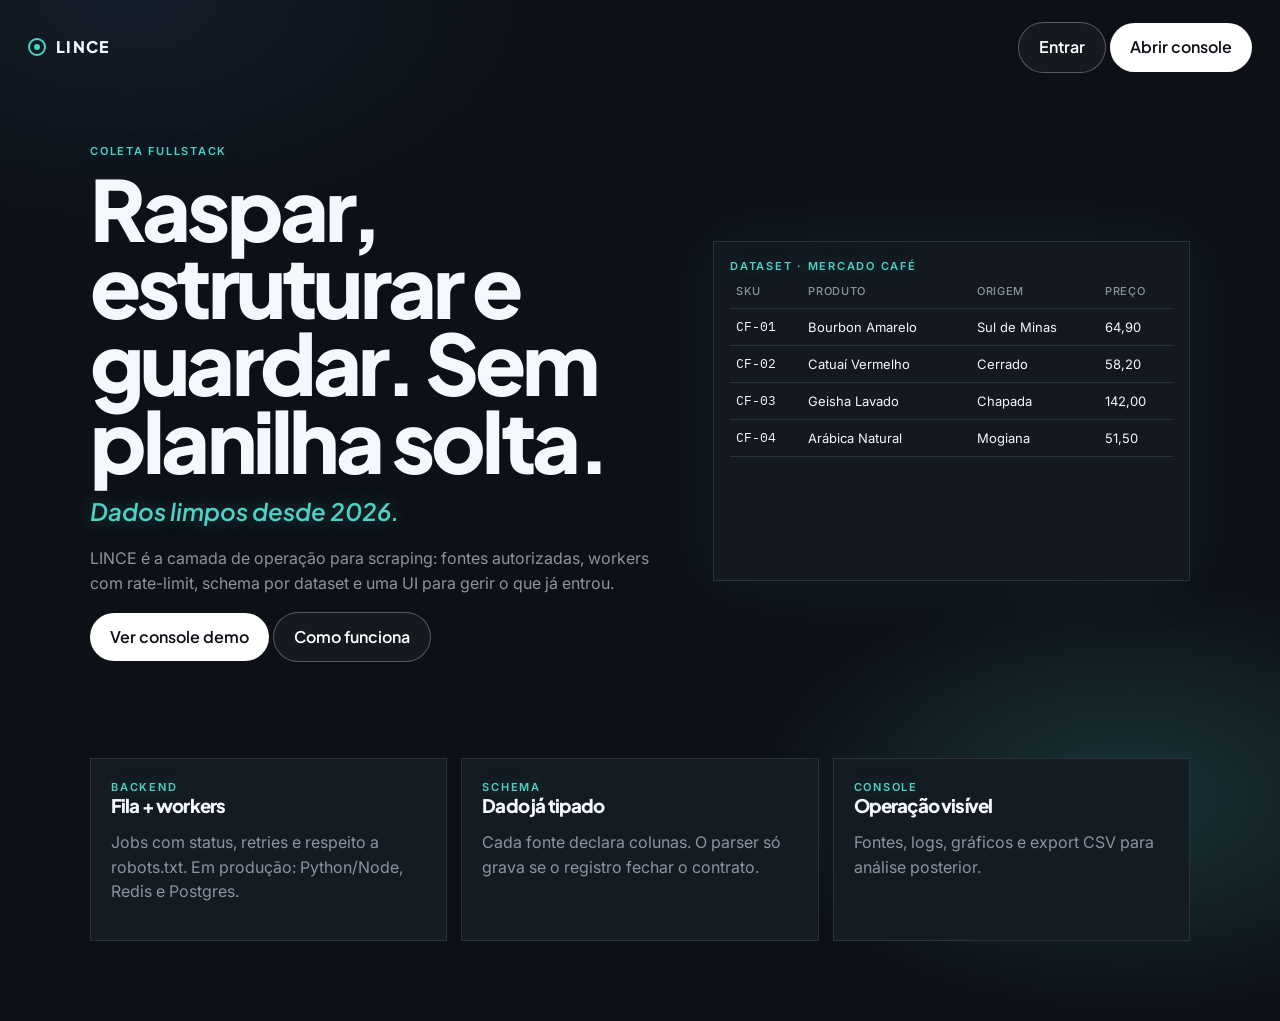
<file: index.html>
<!DOCTYPE html>
<html lang="pt-BR">
<head>
  <meta charset="UTF-8">
  <meta name="viewport" content="width=device-width, initial-scale=1.0">
  <title>LINCE — Coleta e análise de dados da web</title>
  <meta name="description" content="Plataforma fullstack para web scraping autorizado: filas, schema, armazenamento e console de operação.">
  <link rel="stylesheet" href="css/app.css">
</head>
<body class="landing">
  <header class="top">
    <a class="mark" href="index.html"><span class="eye"></span>LINCE</a>
    <div>
      <a class="btn btn-line" href="entrar.html">Entrar</a>
      <a class="btn btn-acid" href="entrar.html">Abrir console</a>
    </div>
  </header>

  <section class="hero">
    <div>
      <div class="kicker">Coleta fullstack</div>
      <h1>Raspar, estruturar e guardar. Sem planilha solta.</h1>
      <p class="lead">Dados limpos desde 2026.</p>
      <p class="muted">LINCE é a camada de operação para scraping: fontes autorizadas, workers com rate-limit, schema por dataset e uma UI para gerir o que já entrou.</p>
      <p>
        <a class="btn btn-acid" href="entrar.html">Ver console demo</a>
        <a class="btn btn-line" href="#como">Como funciona</a>
      </p>
    </div>
    <aside class="preview">
      <div class="kicker">dataset · mercado café</div>
      <table>
        <thead><tr><th>SKU</th><th>Produto</th><th>Origem</th><th>Preço</th></tr></thead>
        <tbody>
          <tr><td class="mono">CF-01</td><td>Bourbon Amarelo</td><td>Sul de Minas</td><td>64,90</td></tr>
          <tr><td class="mono">CF-02</td><td>Catuaí Vermelho</td><td>Cerrado</td><td>58,20</td></tr>
          <tr><td class="mono">CF-03</td><td>Geisha Lavado</td><td>Chapada</td><td>142,00</td></tr>
          <tr><td class="mono">CF-04</td><td>Arábica Natural</td><td>Mogiana</td><td>51,50</td></tr>
        </tbody>
      </table>
    </aside>
  </section>

  <section class="feats" id="como">
    <article class="feat">
      <div class="kicker">Backend</div>
      <h3>Fila + workers</h3>
      <p class="muted">Jobs com status, retries e respeito a robots.txt. Em produção: Python/Node, Redis e Postgres.</p>
    </article>
    <article class="feat">
      <div class="kicker">Schema</div>
      <h3>Dado já tipado</h3>
      <p class="muted">Cada fonte declara colunas. O parser só grava se o registro fechar o contrato.</p>
    </article>
    <article class="feat">
      <div class="kicker">Console</div>
      <h3>Operação visível</h3>
      <p class="muted">Fontes, logs, gráficos e export CSV para análise posterior.</p>
    </article>
  </section>
</body>
</html>
</file>
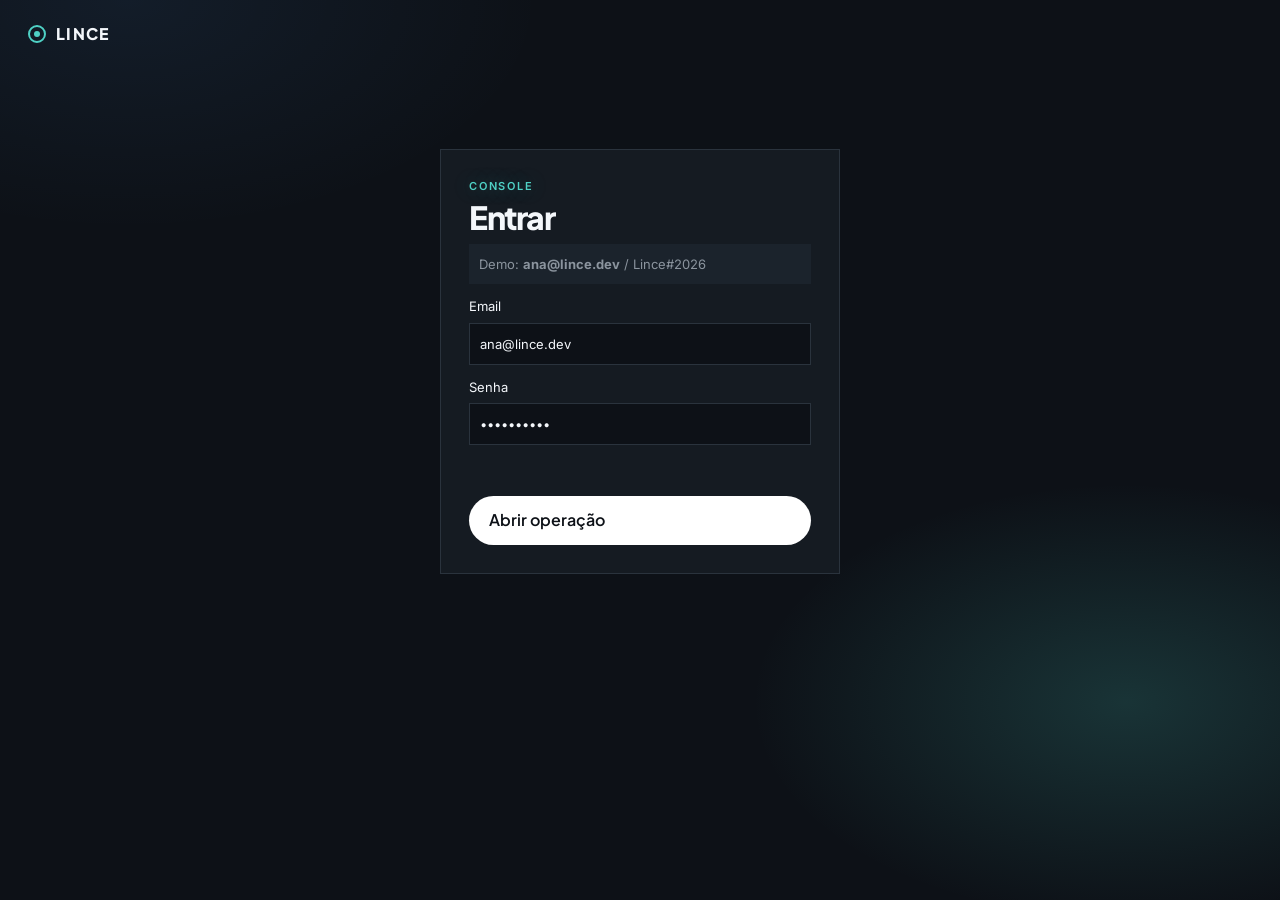
<file: entrar.html>
<!DOCTYPE html>
<html lang="pt-BR">
<head>
  <meta charset="UTF-8">
  <meta name="viewport" content="width=device-width, initial-scale=1.0">
  <title>Entrar — LINCE</title>
  <link rel="stylesheet" href="css/app.css">
</head>
<body class="landing">
  <header class="top">
    <a class="mark" href="index.html"><span class="eye"></span>LINCE</a>
  </header>
  <form class="login-card" id="login-form">
    <div class="kicker">Console</div>
    <h1 style="margin:8px 0 12px">Entrar</h1>
    <div class="hint">Demo: <strong>ana@lince.dev</strong> / Lince#2026</div>
    <label class="field">Email<input id="email" type="email" value="ana@lince.dev" required></label>
    <label class="field">Senha<input id="pass" type="password" value="Lince#2026" required></label>
    <p id="err" style="color:#e06a4a;min-height:1.2em"></p>
    <button class="btn btn-acid" type="submit" style="width:100%">Abrir operação</button>
  </form>
  <script src="js/core.js"></script>
  <script src="js/auth.js"></script>
</body>
</html>
</file>
<file: css/app.css>
@import url("https://fonts.googleapis.com/css2?family=IBM+Plex+Mono:wght@400;500&family=Inter:ital,wght@0,400;0,500;0,600;1,400&family=Plus+Jakarta+Sans:ital,wght@0,500;0,600;0,700;0,800;1,500;1,600&display=swap");

:root {
  --ink: #f4f7fb;
  --navy: #0d1117;
  --bg: #0d1117;
  --panel: #151b22;
  --soft: #1b232c;
  --line: #2a333d;
  --paper: #f4f7fb;
  --mute: #8b949e;
  --acid: #4fd1c5;
  --acid-soft: rgba(79, 209, 197, 0.14);
  --ok: #3dd6a5;
  --warn: #e0c36a;
  --bad: #f07167;
  --run: #58a6ff;
}

* { box-sizing: border-box; }
html, body { margin: 0; padding: 0; }
body {
  font-family: Inter, "Segoe UI", sans-serif;
  background: var(--bg);
  color: var(--ink);
  line-height: 1.55;
  font-weight: 400;
}
a { color: inherit; }
button, input, select, textarea { font: inherit; color: inherit; }
.mono { font-family: "IBM Plex Mono", ui-monospace, monospace; font-style: normal; }

h1, h2, h3, .hero h1, .head h2 {
  font-family: "Plus Jakarta Sans", Inter, sans-serif;
  font-weight: 800;
  font-style: normal;
  letter-spacing: -0.045em;
  line-height: 0.92;
}
.landing {
  min-height: 100vh;
  background:
    radial-gradient(720px 420px at 88% 78%, rgba(79, 209, 197, 0.18), transparent 52%),
    radial-gradient(900px 500px at 10% 0%, rgba(88, 166, 255, 0.08), transparent 46%),
    var(--bg);
}
.top {
  display: flex;
  justify-content: space-between;
  align-items: center;
  padding: 22px 28px;
}
.mark {
  display: flex;
  align-items: center;
  gap: 10px;
  text-decoration: none;
  font-family: "Plus Jakarta Sans", Inter, sans-serif;
  font-weight: 800;
  font-style: normal;
  letter-spacing: 0.08em;
}
.eye {
  width: 18px;
  height: 18px;
  border: 2px solid var(--acid);
  border-radius: 50%;
  position: relative;
}
.eye::after {
  content: "";
  width: 6px;
  height: 6px;
  background: var(--acid);
  border-radius: 50%;
  position: absolute;
  inset: 4px;
}
.hero {
  width: min(1100px, calc(100% - 40px));
  margin: 48px auto 80px;
  display: grid;
  grid-template-columns: 1.1fr 0.9fr;
  gap: 40px;
  align-items: center;
}
.hero h1 {
  font-size: clamp(46px, 7vw, 84px);
  margin: 10px 0 14px;
}
.lead {
  font-family: "Plus Jakarta Sans", Inter, sans-serif;
  font-style: italic;
  font-weight: 600;
  font-size: clamp(18px, 2.2vw, 24px);
  color: var(--acid);
  margin: 0 0 16px;
  text-shadow: 0 0 18px rgba(79, 209, 197, 0.35);
}
.kicker {
  font-family: Inter, sans-serif;
  font-style: normal;
  color: var(--acid);
  letter-spacing: 0.16em;
  text-transform: uppercase;
  font-size: 11px;
  font-weight: 600;
  text-shadow: 0 0 18px rgba(79, 209, 197, 0.35);
}
.muted { color: var(--mute); }
.btn {
  appearance: none;
  border: 0;
  cursor: pointer;
  padding: 12px 20px;
  font-family: "Plus Jakarta Sans", Inter, sans-serif;
  font-weight: 600;
  font-style: normal;
  border-radius: 999px;
  text-decoration: none;
  display: inline-flex;
  align-items: center;
  gap: 8px;
}
.btn-acid { background: #ffffff; color: #0d1117; }
.btn-line { background: rgba(255,255,255,0.04); border: 1px solid rgba(255,255,255,0.28); color: #ffffff; }
.btn-sm { padding: 7px 10px; font-size: 12px; }

.preview {
  background: rgba(21, 27, 34, 0.86);
  border: 1px solid var(--line);
  box-shadow: 0 0 60px rgba(79, 209, 197, 0.08);
  padding: 16px;
  min-height: 340px;
}
.preview table { width: 100%; border-collapse: collapse; font-size: 13px; }
.preview th, .preview td { text-align: left; padding: 8px 6px; border-bottom: 1px solid var(--line); }
.preview th { color: var(--mute); font-weight: 500; font-size: 11px; letter-spacing: 0.06em; text-transform: uppercase; }

.feats {
  width: min(1100px, calc(100% - 40px));
  margin: 0 auto 80px;
  display: grid;
  grid-template-columns: repeat(3, 1fr);
  gap: 14px;
}
.feat { background: var(--panel); border: 1px solid var(--line); padding: 20px; }
.feat h3 { margin: 0 0 8px; }

.login-card {
  width: min(400px, calc(100% - 32px));
  margin: 80px auto;
  background: var(--panel);
  border: 1px solid var(--line);
  padding: 28px;
}
.field { display: grid; gap: 6px; margin: 12px 0; font-size: 13px; }
input, select, textarea {
  width: 100%;
  background: #0d1117;
  border: 1px solid var(--line);
  padding: 10px;
}
.hint { background: var(--soft); padding: 10px; font-size: 13px; color: var(--mute); }

.shell { display: grid; grid-template-columns: 220px 1fr; min-height: 100vh; }
.side {
  background: #10151c;
  color: #f4f7fb;
  border-right: 1px solid var(--line);
  padding: 20px 12px;
}
.side .mark { color: #ffffff; }
.side .eye { border-color: var(--acid); box-shadow: 0 0 12px rgba(79, 209, 197, 0.35); }
.side .eye::after { background: var(--acid); }
.side button.link, .side a.link {
  display: block;
  width: 100%;
  text-align: left;
  background: transparent;
  border: 0;
  color: #c8d0d8;
  padding: 10px 12px;
  cursor: pointer;
  text-decoration: none;
}
.side button.link.on, .side button.link:hover, .side a.link:hover {
  background: var(--acid-soft);
  color: var(--acid);
}
.side .muted { color: #8b949e; }
.main { padding: 24px; }
.kpis { display: grid; grid-template-columns: repeat(4, 1fr); gap: 12px; }
.kpi { background: var(--panel); border: 1px solid var(--line); padding: 16px; }
.kpi b { display: block; font-size: 28px; font-family: "IBM Plex Mono", monospace; color: var(--acid); text-shadow: 0 0 18px rgba(79, 209, 197, 0.35); }
.head { display: flex; justify-content: space-between; align-items: center; gap: 12px; flex-wrap: wrap; margin: 8px 0 16px; }
.head h2 { margin: 0; font-size: 28px; line-height: 1.1; }
.card { background: var(--panel); border: 1px solid var(--line); padding: 16px; margin-bottom: 16px; }
table.data { width: 100%; border-collapse: collapse; font-size: 13px; }
table.data th, table.data td { padding: 9px 8px; border-bottom: 1px solid var(--line); text-align: left; vertical-align: top; }
.badge { display: inline-block; padding: 2px 8px; font-size: 11px; letter-spacing: 0.04em; text-transform: uppercase; }
.badge.ok { background: rgba(61, 214, 165, 0.14); color: var(--ok); }
.badge.error { background: rgba(240, 113, 103, 0.14); color: var(--bad); }
.badge.running { background: rgba(88, 166, 255, 0.14); color: var(--run); }
.badge.queued { background: var(--acid-soft); color: var(--acid); }
.log { font-family: "IBM Plex Mono", monospace; font-size: 12px; padding: 6px 0; border-bottom: 1px solid var(--line); color: var(--mute); }
.log.ok { color: var(--ok); }
.log.warn { color: var(--warn); }
.hidden { display: none !important; }
.toast {
  position: fixed;
  right: 16px;
  bottom: 16px;
  background: var(--acid);
  color: #0d1117;
  padding: 10px 14px;
  z-index: 20;
  opacity: 0;
  transform: translateY(12px);
  transition: 0.2s;
}
.toast.on { opacity: 1; transform: none; }
.row { display: grid; grid-template-columns: 1fr 1fr; gap: 10px; }
.charts { display: grid; grid-template-columns: 1.2fr 0.8fr; gap: 14px; }
.chart-box { height: 260px; background: var(--panel); border: 1px solid var(--line); padding: 12px; }
.main { background: var(--bg); }

@media (max-width: 900px) {
  .hero, .feats, .shell, .kpis, .charts, .row { grid-template-columns: 1fr; }
  .side { display: flex; gap: 8px; overflow: auto; }
}
</file>
